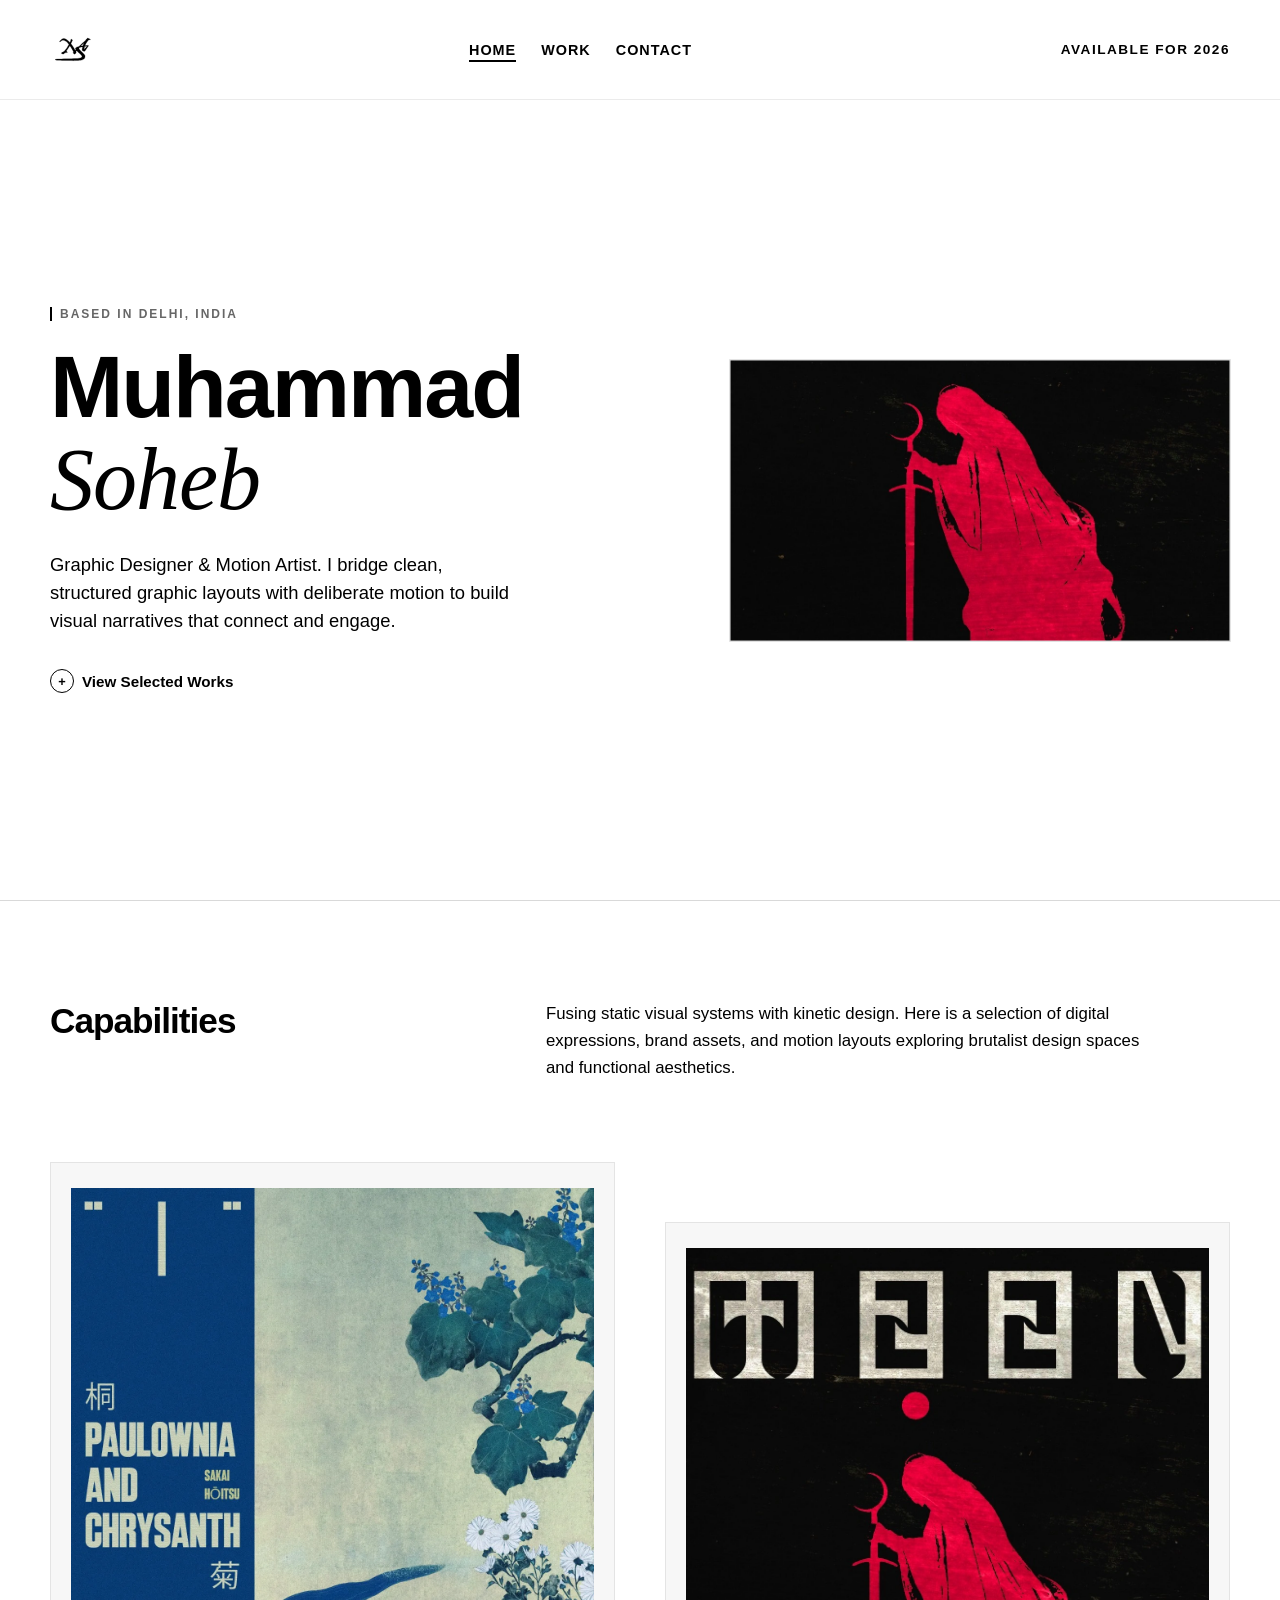
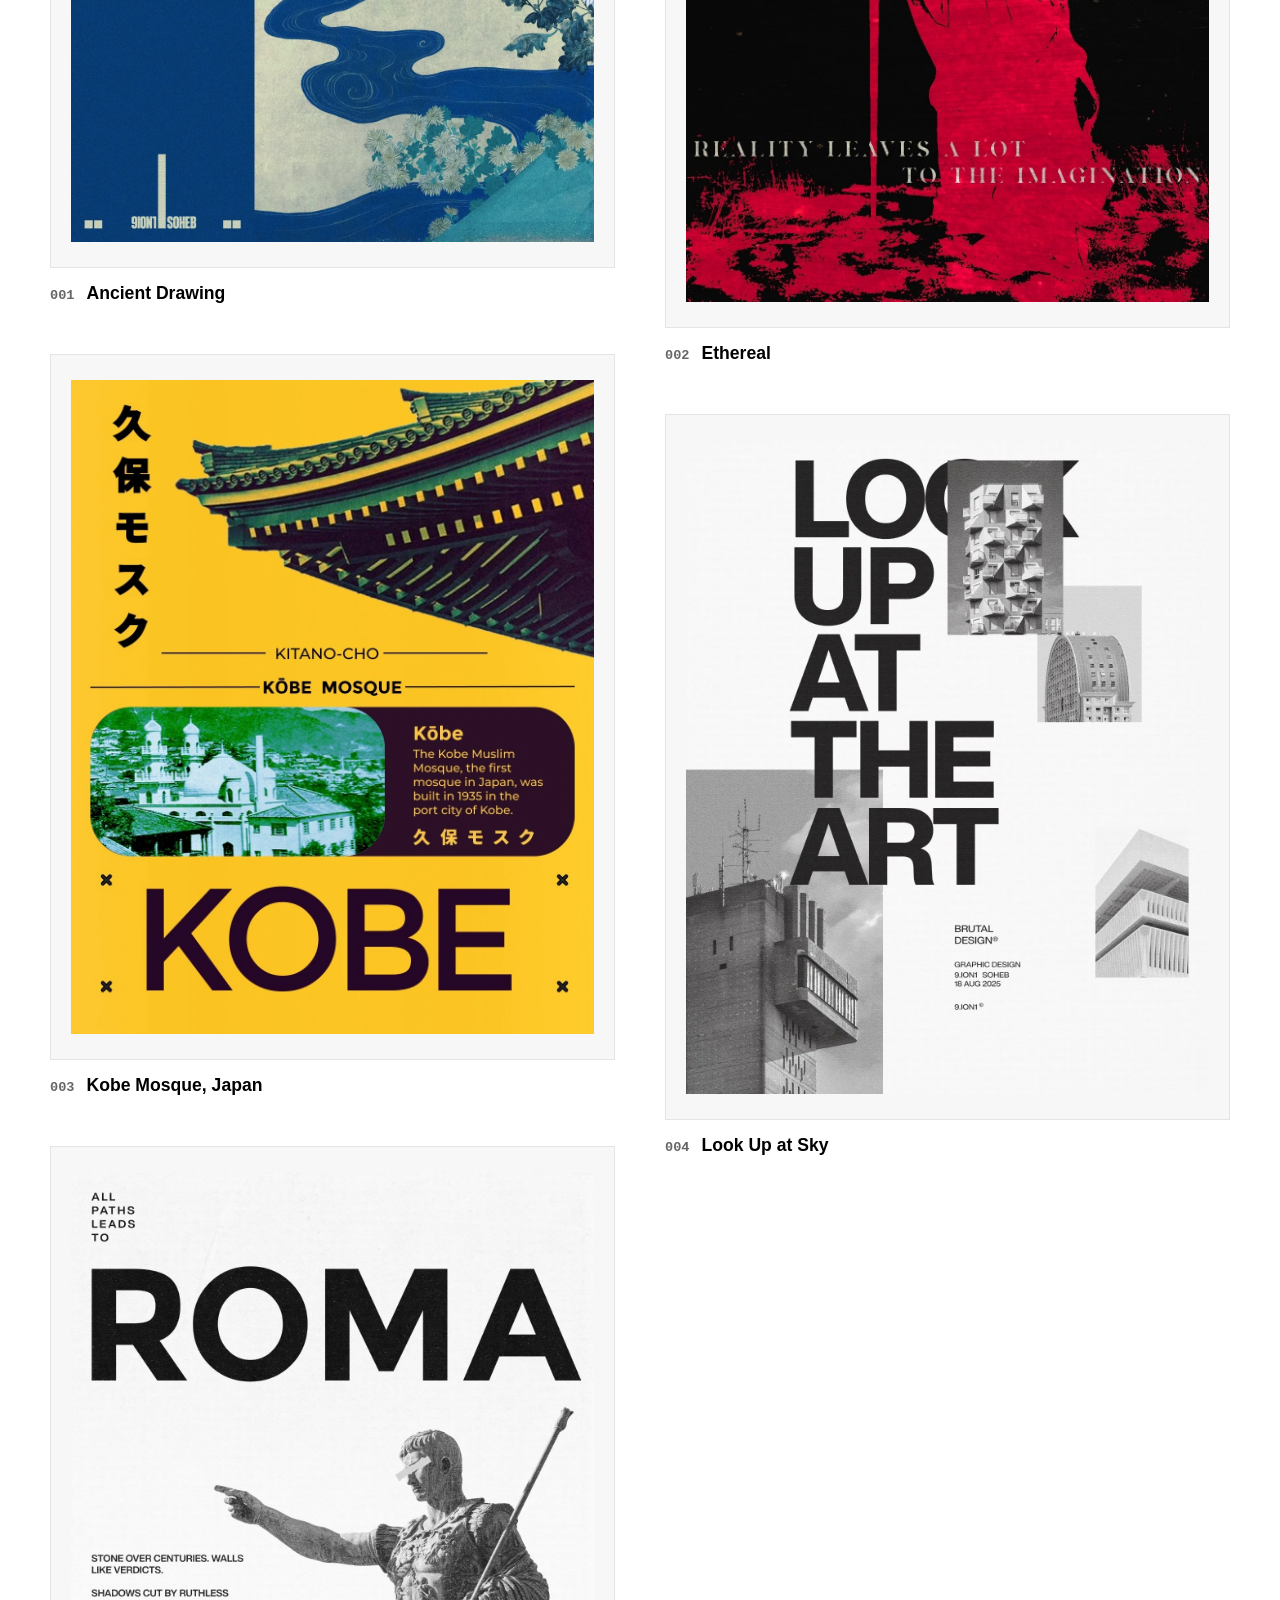
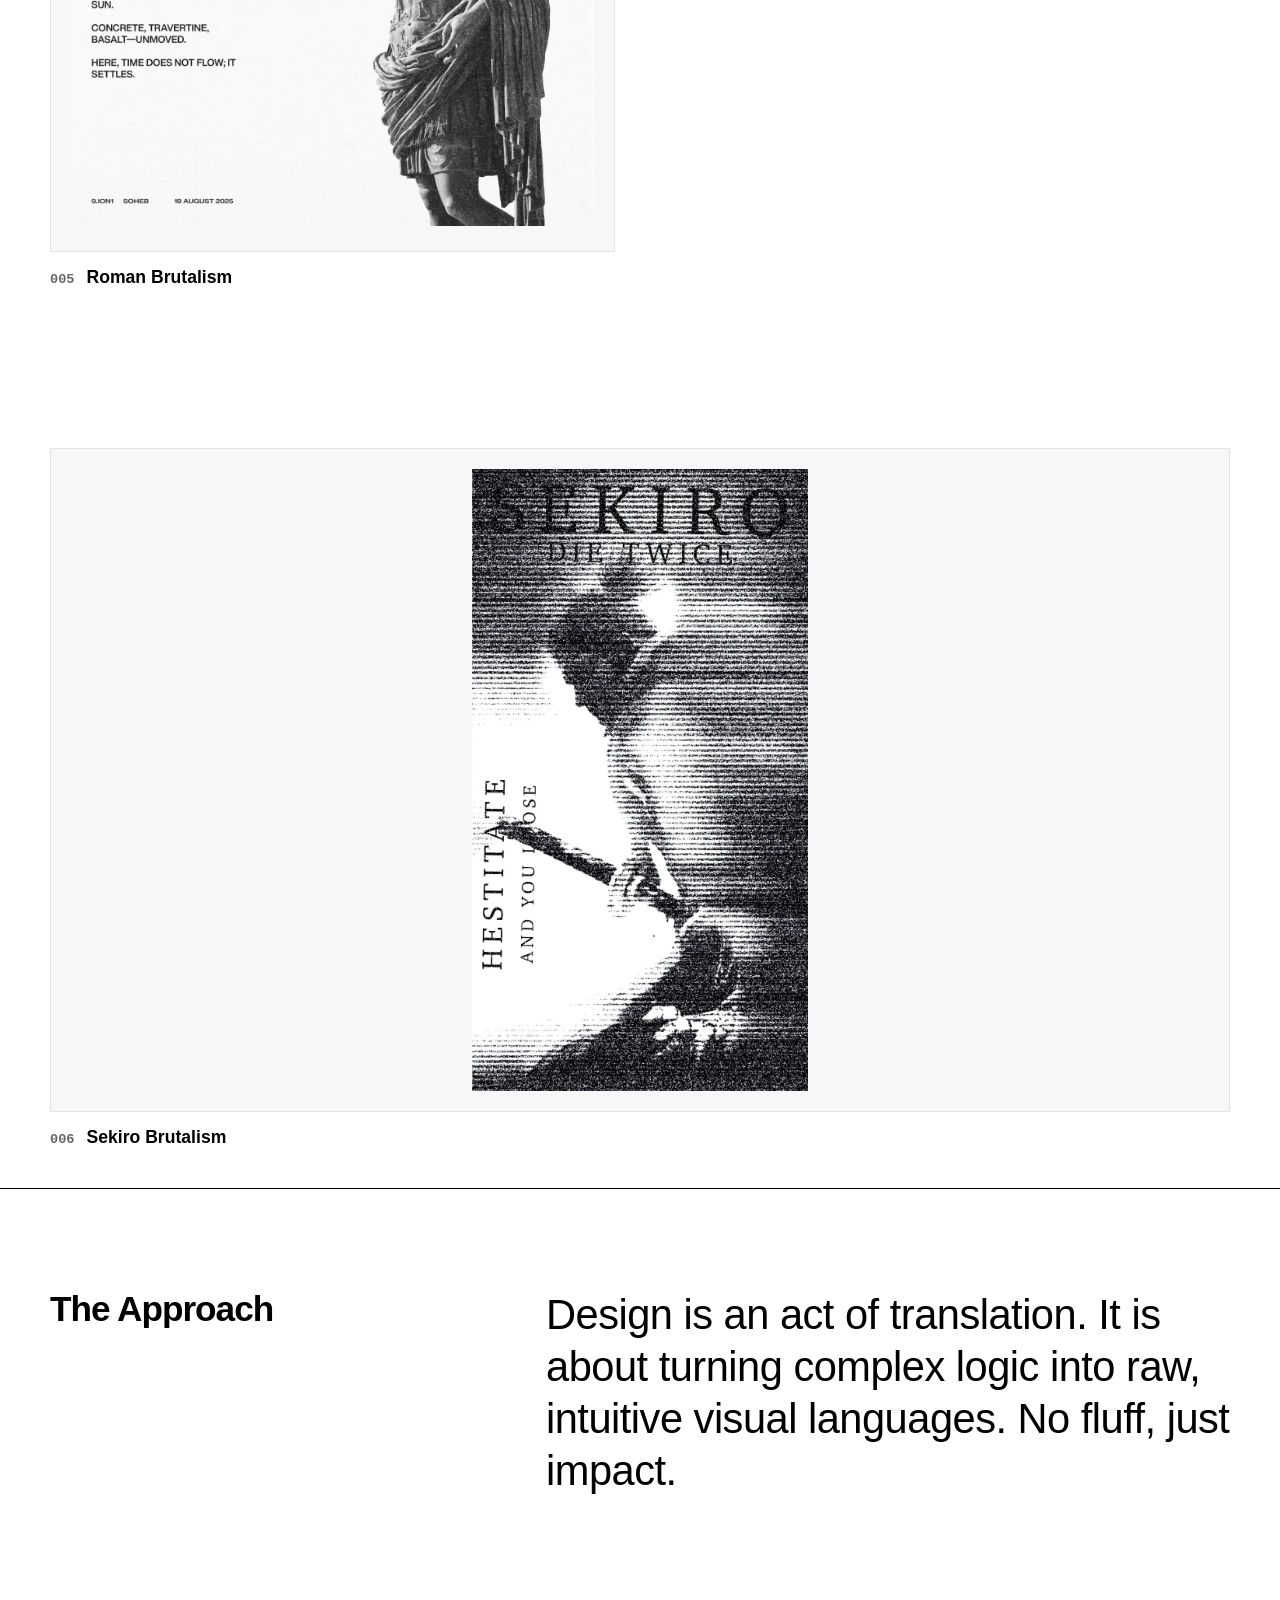
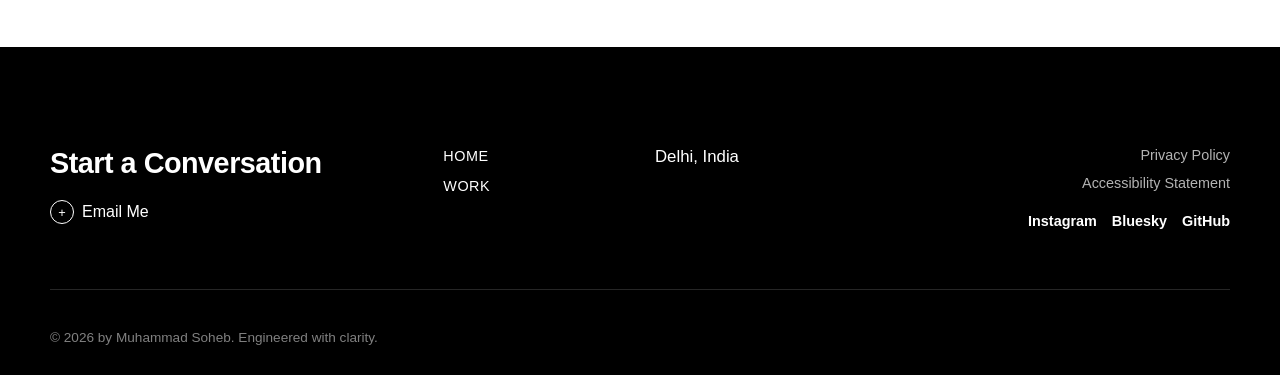
<file: index.html>
<!DOCTYPE html>
<html lang="en">
<head>
    <meta charset="UTF-8">
    <meta name="viewport" content="width=device-width, initial-scale=1.0">
    <title>Muhammad Soheb — Portfolio</title>
    <meta name="description" content="Portfolio of Muhammad Soheb, a Graphic Designer & Motion Artist based in Delhi, India.">
    
    <link rel="icon" href="resource/favicon.ico" type="image/x-icon">
    <link rel="canonical" href="https://dehlawi96.github.io/showcase/">

    <!-- Open Graph -->
    <meta property="og:type" content="website">
    <meta property="og:url" content="https://dehlawi96.github.io/showcase/">
    <meta property="og:title" content="Muhammad Soheb — Portfolio">
    <meta property="og:description" content="Graphic Designer & Motion Artist based in Delhi, India. Bridging purposeful graphic design with fluid motion.">
    <meta property="og:image" content="https://dehlawi96.github.io/showcase/resource/Poster/Ethereal-poster.webp">

    <!-- Twitter -->
    <meta name="twitter:card" content="summary_large_image">
    <meta name="twitter:url" content="https://dehlawi96.github.io/showcase/">
    <meta name="twitter:title" content="Muhammad Soheb — Portfolio">
    <meta name="twitter:description" content="Graphic Designer & Motion Artist based in Delhi, India. Bridging purposeful graphic design with fluid motion.">
    <meta name="twitter:image" content="https://dehlawi96.github.io/showcase/resource/Poster/Ethereal-poster.webp">

    <link rel="stylesheet" href="src/base.css">
    <link rel="stylesheet" href="src/home.css">
</head>
<body>

    <a href="#main-content" class="skip-link">Skip to main content</a>

    <nav class="navbar">
        <div class="navbar__logo">
            <img src="resource/Muhammad Soheb logo.svg" alt="Muhammad Soheb Logo" class="navbar__logo-img" width="50" height="50">
        </div>
        
        <button class="navbar__toggle" id="menu-toggle" aria-expanded="false" aria-label="Toggle menu">
            <span class="navbar__toggle-icon"></span>
        </button>

        <ul class="navbar__links" id="nav-list-all">
            <li><a href="#" class="navbar__link navbar__link--active">Home</a></li>
            <li><a href="work.html" class="navbar__link">Work</a></li>
            <li><a href="#contact" class="navbar__link">Contact</a></li>
        </ul>
        <div class="navbar__status">
            <span>Available for 2026</span>
        </div>
    </nav>

    <main id="main-content">
        <section class="intro">
            <div class="intro__content">
                <span class="intro__location">Based in Delhi, India</span>
                <h1 class="intro__title">Muhammad<br><em>Soheb</em></h1>
                <p class="intro__bio">
                    Graphic Designer &amp; Motion Artist. I bridge clean, structured graphic layouts with deliberate motion to build visual narratives that connect and engage.
                </p>
                <a href="#projects" class="btn-primary"><span class="btn-primary__icon">+</span> View Selected Works</a>
            </div>
            <div class="intro__visual">
                <div class="intro__video-wrapper">
                    <video autoplay loop muted playsinline poster="resource/Poster/Ethereal-poster.webp">
                        <source src="" type="video/mp4">
                    </video>
                </div>
            </div>
        </section>

        <section id="projects" class="showcase">
            <div class="showcase__header">
                <h2 class="showcase__title">Capabilities</h2>
                <div class="showcase__lead">
                    <p>Fusing static visual systems with kinetic design. Here is a selection of digital expressions, brand assets, and motion layouts exploring brutalist design spaces and functional aesthetics.</p>
                </div>
            </div>

            <div class="gallery-grid">
                <article class="portfolio-card">
                    <div class="portfolio-card__thumbnail">
                        <img src="resource/Poster/Ancient-drawing-poster.webp" alt="Ancient Drawing Poster Design" loading="lazy" width="800" height="1000">
                    </div>
                    <div class="portfolio-card__meta">
                        <span class="portfolio-card__index">001</span>
                        <h3 class="portfolio-card__name">Ancient Drawing</h3>
                    </div>
                </article>

                <article class="portfolio-card">
                    <div class="portfolio-card__thumbnail">
                        <img src="resource/Poster/Ethereal-poster.webp" alt="Ethereal Art Poster" loading="lazy" width="800" height="1000">
                    </div>
                    <div class="portfolio-card__meta">
                        <span class="portfolio-card__index">002</span>
                        <h3 class="portfolio-card__name">Ethereal</h3>
                    </div>
                </article>

                <article class="portfolio-card">
                    <div class="portfolio-card__thumbnail">
                        <img src="resource/Poster/Kobe-Mosque-Japan.webp" alt="Kobe Mosque Japan Design Layout" loading="lazy" width="800" height="1000">
                    </div>
                    <div class="portfolio-card__meta">
                        <span class="portfolio-card__index">003</span>
                        <h3 class="portfolio-card__name">Kobe Mosque, Japan</h3>
                    </div>
                </article>

                <article class="portfolio-card">
                    <div class="portfolio-card__thumbnail">
                        <img src="resource/Poster/look-up-at-sky.webp" alt="Look Up At The Sky Minimalist Poster" loading="lazy" width="800" height="1000">
                    </div>
                    <div class="portfolio-card__meta">
                        <span class="portfolio-card__index">004</span>
                        <h3 class="portfolio-card__name">Look Up at Sky</h3>
                    </div>
                </article>

                <article class="portfolio-card">
                    <div class="portfolio-card__thumbnail">
                        <img src="resource/Poster/roman-brutalism.webp" alt="Roman Brutalism Graphic Layout" loading="lazy" width="800" height="1000">
                    </div>
                    <div class="portfolio-card__meta">
                        <span class="portfolio-card__index">005</span>
                        <h3 class="portfolio-card__name">Roman Brutalism</h3>
                    </div>
                </article>

                <article class="portfolio-card portfolio-card--featured">
                    <div class="portfolio-card__thumbnail">
                        <img src="resource/Poster/sekiro-brutalism.webp" alt="Sekiro Brutalism Poster Design" loading="lazy" width="1600" height="1000">
                    </div>
                    <div class="portfolio-card__meta">
                        <span class="portfolio-card__index">006</span>
                        <h3 class="portfolio-card__name">Sekiro Brutalism</h3>
                    </div>
                </article>
            </div>
        </section>

        <section class="manifesto">
            <div class="manifesto__header">
                <h2 class="manifesto__title">The Approach</h2>
                <div class="manifesto__statement">
                    <p>Design is an act of translation. It is about turning complex logic into raw, intuitive visual languages. No fluff, just impact.</p>
                </div>
            </div>
        </section>
    </main>

    <footer id="contact" class="footer">
        <div class="footer__main">
            <div class="footer__block footer__block--cta">
                <h3>Start a Conversation</h3>
                <a href="mailto:muhammadsoheb91@gmail.com" class="footer__email"><span class="footer__email-icon">+</span> Email Me</a>
            </div>
            
            <div class="footer__block footer__block--nav">
                <ul class="footer__links">
                    <li><a href="#">Home</a></li>
                    <li><a href="work.html">Work</a></li>
                </ul>
            </div>

            <div class="footer__block footer__block--info">
                <p class="footer__detail">Delhi, India</p>
            </div>

            <div class="footer__block footer__block--legal">
                <a href="privacy.html" class="footer__legal-link">Privacy Policy</a>
                <a href="accessibility.html" class="footer__legal-link">Accessibility Statement</a>
                <div class="footer__socials">
                    <a href="https://instagram.com/9.ion1" target="_blank" rel="noopener">Instagram</a>
                    <a href="https://bsky.app/profile/9ion1.bsky.social" target="_blank" rel="noopener">Bluesky</a>
                    <a href="https://github.com/dehlawi96" target="_blank" rel="noopener">GitHub</a>
                </div>
            </div>
        </div>

        <div class="footer__bottom">
            <p>&copy; 2026 by Muhammad Soheb. Engineered with clarity.</p>
        </div>
    </footer>

    <script src="src/script.js"></script>
</body>
</html>
</file>
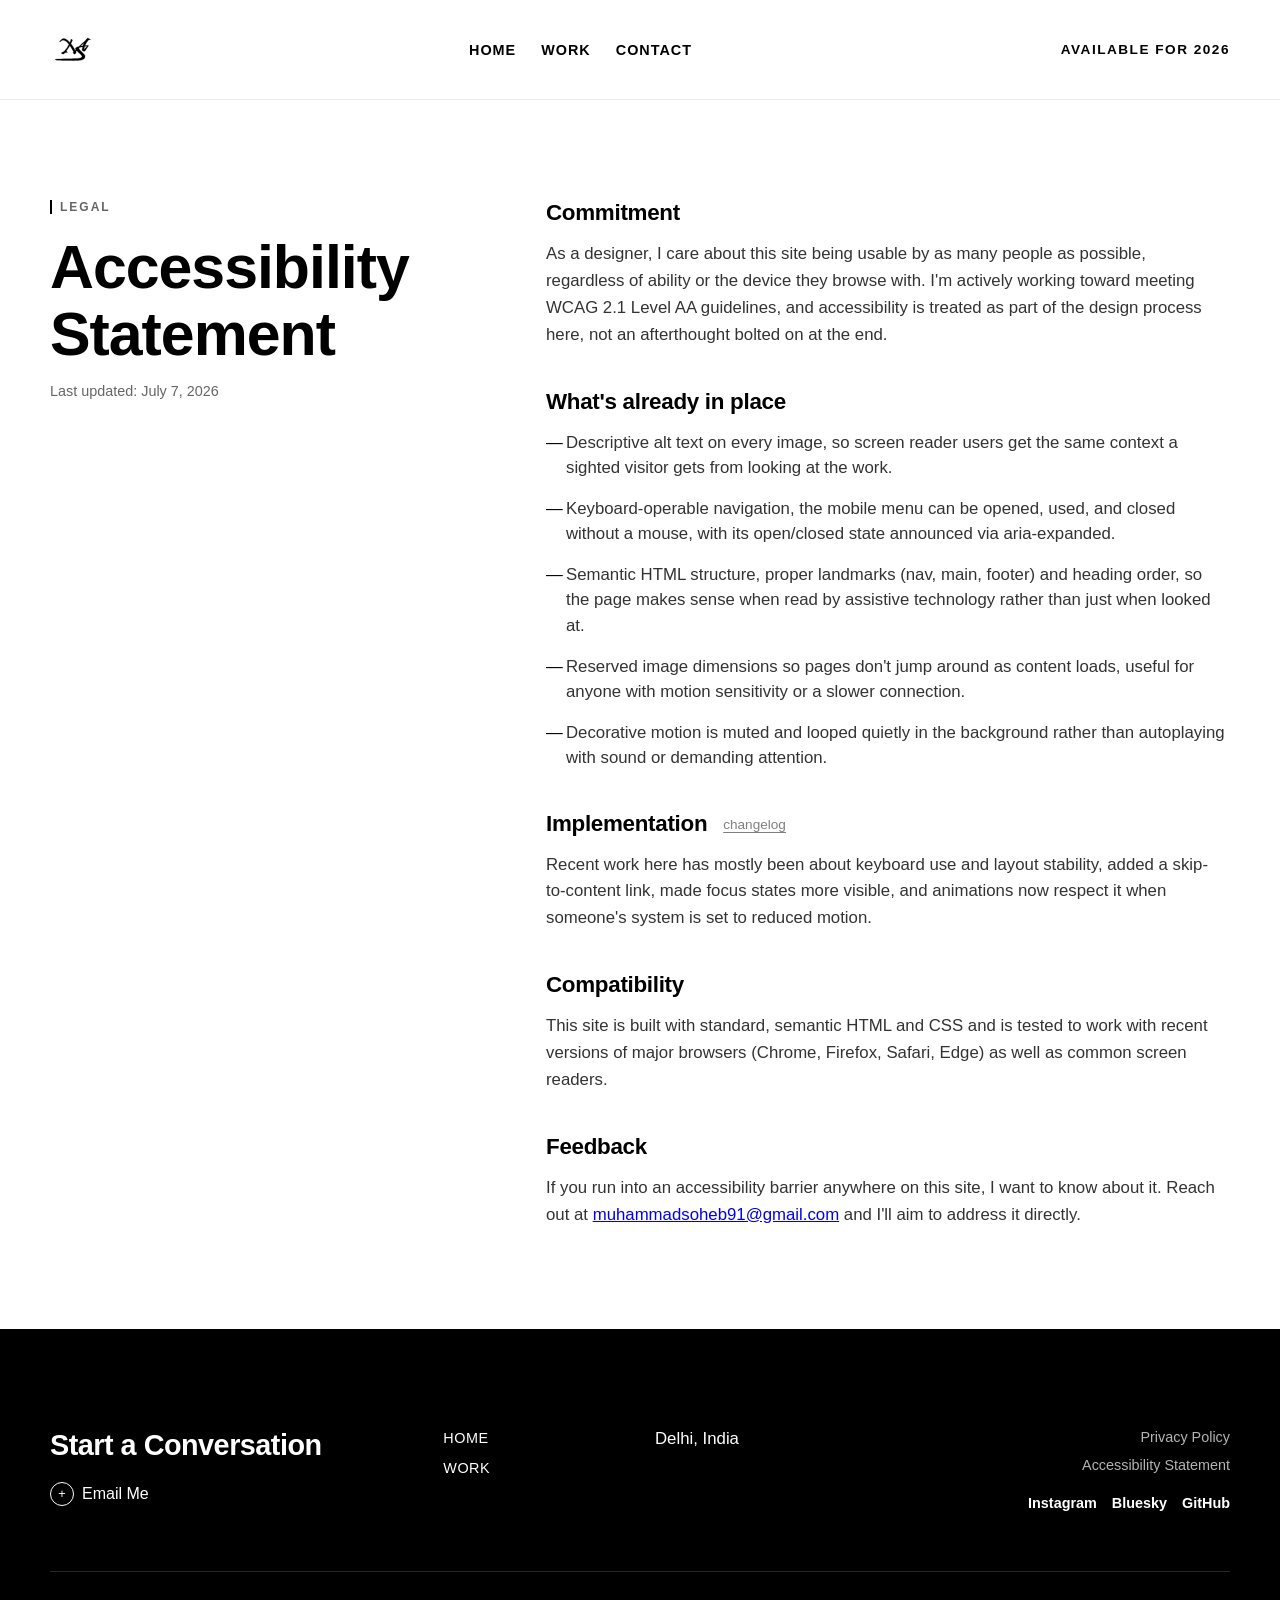
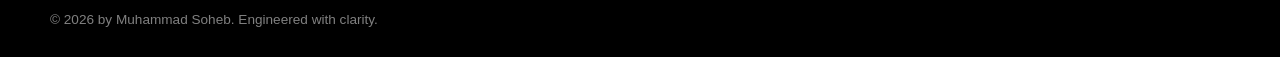
<file: accessibility.html>
<!DOCTYPE html>
<html lang="en">
<head>
    <meta charset="UTF-8">
    <meta name="viewport" content="width=device-width, initial-scale=1.0">
    <title>Accessibility Statement — Muhammad Soheb</title>
    <meta name="description" content="Accessibility commitment and WCAG compliance parameters for Muhammad Soheb's design portfolio.">
    
    <link rel="icon" href="resource/favicon.ico" type="image/x-icon">
    <link rel="canonical" href="https://dehlawi96.github.io/showcase/accessibility.html">

    <!-- Open Graph -->
    <meta property="og:type" content="website">
    <meta property="og:url" content="https://dehlawi96.github.io/showcase/accessibility.html">
    <meta property="og:title" content="Accessibility Statement — Muhammad Soheb">
    <meta property="og:description" content="Information regarding web accessibility optimizations implemented on this platform.">
    <meta property="og:image" content="https://dehlawi96.github.io/showcase/resource/Poster/Ethereal-poster.webp">

    <!-- Twitter -->
    <meta name="twitter:card" content="summary_large_image">
    <meta name="twitter:url" content="https://dehlawi96.github.io/showcase/accessibility.html">
    <meta name="twitter:title" content="Accessibility Statement — Muhammad Soheb">
    <meta name="twitter:description" content="Information regarding web accessibility optimizations implemented on this platform.">
    <meta name="twitter:image" content="https://dehlawi96.github.io/showcase/resource/Poster/Ethereal-poster.webp">

    <link rel="stylesheet" href="src/base.css">
    <link rel="stylesheet" href="src/legal.css">
</head>
<body>

    <a href="#main-content" class="skip-link">Skip to main content</a>

    <nav class="navbar">
        <div class="navbar__logo">
            <img src="resource/Muhammad Soheb logo.svg" alt="Muhammad Soheb Logo" class="navbar__logo-img" width="50" height="50">
        </div>

        <button class="navbar__toggle" id="menu-toggle" aria-expanded="false" aria-label="Toggle menu">
            <span class="navbar__toggle-icon"></span>
        </button>

        <ul class="navbar__links" id="nav-list-all">
            <li><a href="index.html" class="navbar__link">Home</a></li>
            <li><a href="work.html" class="navbar__link">Work</a></li>
            <li><a href="#contact" class="navbar__link">Contact</a></li>
        </ul>
        <div class="navbar__status">
            <span>Available for 2026</span>
        </div>
    </nav>

    <main id="main-content">
        <section class="legal-page">
            <div class="legal-page__header">
                <span class="intro__location">Legal</span>
                <h1 class="legal-page__title">Accessibility Statement</h1>
                <p class="legal-page__updated">Last updated: <time datetime="2026-07-07">July 7, 2026</time></p>
            </div>

            <div class="legal-page__content">
                <article class="legal-page__section">
                    <h2>Commitment</h2>
                    <p>As a designer, I care about this site being usable by as many people as possible, regardless of ability or the device they browse with. I'm actively working toward meeting WCAG 2.1 Level AA guidelines, and accessibility is treated as part of the design process here, not an afterthought bolted on at the end.</p>
                </article>

                <article class="legal-page__section">
                    <h2>What's already in place</h2>
                    <ul style="list-style: none; padding-left: 0;">
                        <li> Descriptive alt text on every image, so screen reader users get the same context a sighted visitor gets from looking at the work.</li>
                        <li> Keyboard-operable navigation, the mobile menu can be opened, used, and closed without a mouse, with its open/closed state announced via aria-expanded.</li>
                        <li> Semantic HTML structure, proper landmarks (nav, main, footer) and heading order, so the page makes sense when read by assistive technology rather than just when looked at.</li>
                        <li> Reserved image dimensions so pages don't jump around as content loads, useful for anyone with motion sensitivity or a slower connection.</li>
                        <li> Decorative motion is muted and looped quietly in the background rather than autoplaying with sound or demanding attention.</li>
                    </ul>
                </article>

                <article class="legal-page__section">
                    <h2>Implementation <button id="changelog-trigger" class="changelog-toggle-trigger" aria-expanded="false" aria-controls="changelog-display-box">Changelog</button></h2>
                    <p>Recent work here has mostly been about keyboard use and layout stability, added a skip-to-content link, made focus states more visible, and animations now respect it when someone's system is set to reduced motion.</p>
                    
                    <div id="changelog-display-box" hidden>
                        <div class="changelog-entry">
                            <span class="changelog-entry__date">July 6, 2026</span>
                            <p class="changelog-entry__text">Fixed focus management within the case study drawer views. Keyboard users can now navigate through project details and cleanly close out modules without losing track of their selection indicator.</p>
                        </div>
                        <div class="changelog-entry">
                            <span class="changelog-entry__date">July 4, 2026</span>
                            <p class="changelog-entry__text">Added proper ARIA states to the mobile nav menu, and made sure the background animation turns off automatically when reduced motion is on.</p>
                        </div>
                    </div>
                </article>

                <article class="legal-page__section">
                    <h2>Compatibility</h2>
                    <p>This site is built with standard, semantic HTML and CSS and is tested to work with recent versions of major browsers (Chrome, Firefox, Safari, Edge) as well as common screen readers.</p>
                </article>

                <article class="legal-page__section">
                    <h2>Feedback</h2>
                    <p>If you run into an accessibility barrier anywhere on this site, I want to know about it. Reach out at <a href="mailto:muhammadsoheb91@gmail.com">muhammadsoheb91@gmail.com</a> and I'll aim to address it directly.</p>
                </article>
            </div>
        </section>
    </main>

    <footer id="contact" class="footer">
        <div class="footer__main">
            <div class="footer__block footer__block--cta">
                <h3>Start a Conversation</h3>
                <a href="mailto:muhammadsoheb91@gmail.com" class="footer__email"><span class="footer__email-icon">+</span> Email Me</a>
            </div>

            <div class="footer__block footer__block--nav">
                <ul class="footer__links">
                    <li><a href="index.html">Home</a></li>
                    <li><a href="work.html">Work</a></li>
                </ul>
            </div>

            <div class="footer__block footer__block--info">
                <p class="footer__detail">Delhi, India</p>
            </div>

            <div class="footer__block footer__block--legal">
                <a href="privacy.html" class="footer__legal-link">Privacy Policy</a>
                <a href="accessibility.html" class="footer__legal-link">Accessibility Statement</a>
                <div class="footer__socials">
                    <a href="https://instagram.com/9.ion1" target="_blank" rel="noopener">Instagram</a>
                    <a href="https://bsky.app/profile/9ion1.bsky.social" target="_blank" rel="noopener">Bluesky</a>
                    <a href="https://github.com/dehlawi96" target="_blank" rel="noopener">GitHub</a>
                </div>
            </div>
        </div>

        <div class="footer__bottom">
            <p>&copy; 2026 by Muhammad Soheb. Engineered with clarity.</p>
        </div>
    </footer>

    <script src="src/legal.js"></script>
</body>
</html>
</file>
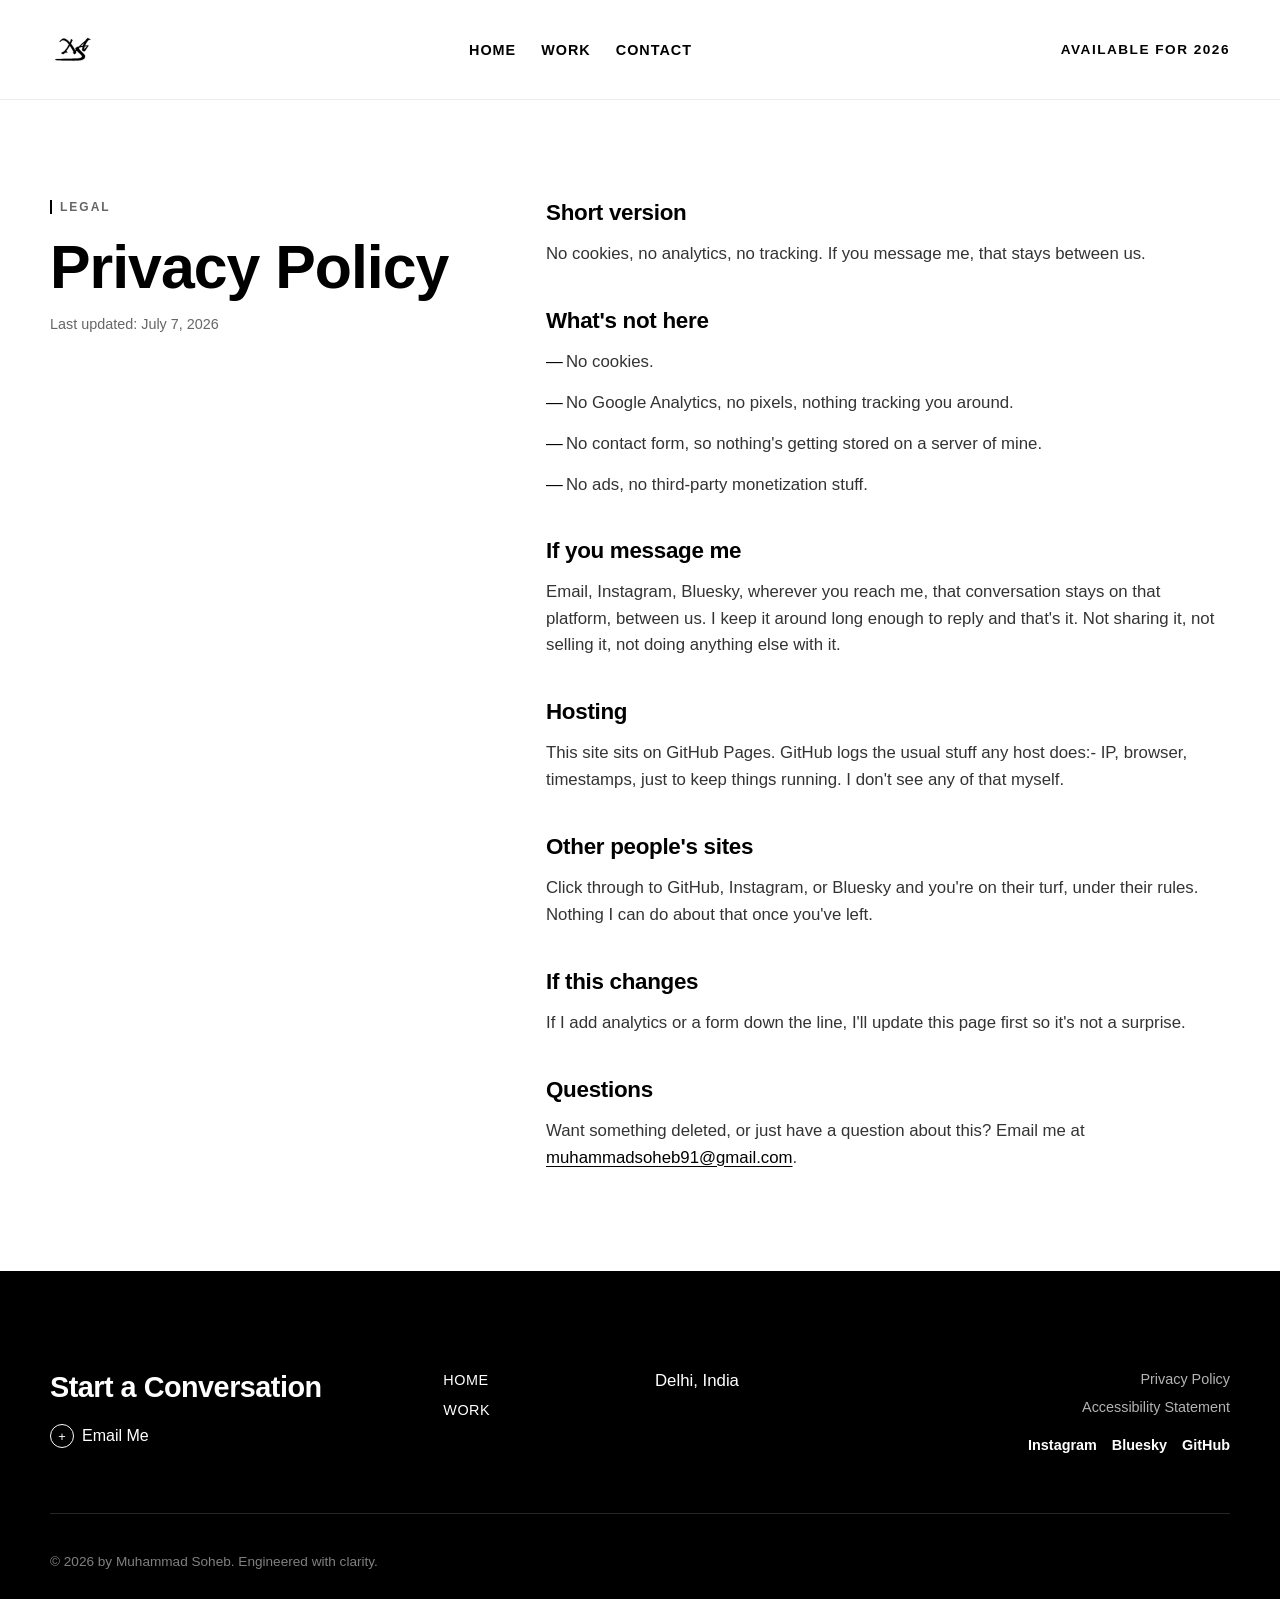
<file: privacy.html>
<!DOCTYPE html>
<html lang="en">
<head>
    <meta charset="UTF-8">
    <meta name="viewport" content="width=device-width, initial-scale=1.0">
    <title>Privacy Policy — Muhammad Soheb</title>
    <meta name="description" content="Privacy Policy for Muhammad Soheb's design portfolio. Details regarding data privacy, analytics, and contact tracking.">
    
    <link rel="icon" href="resource/favicon.ico" type="image/x-icon">
    <link rel="canonical" href="https://dehlawi96.github.io/showcase/privacy.html">

    <!-- Open Graph -->
    <meta property="og:type" content="website">
    <meta property="og:url" content="https://dehlawi96.github.io/showcase/privacy.html">
    <meta property="og:title" content="Privacy Policy — Muhammad Soheb">
    <meta property="og:description" content="Transparency regarding user privacy and data collection on this portfolio site.">
    <meta property="og:image" content="https://dehlawi96.github.io/showcase/resource/Poster/Ethereal-poster.webp">

    <!-- Twitter -->
    <meta name="twitter:card" content="summary_large_image">
    <meta name="twitter:url" content="https://dehlawi96.github.io/showcase/privacy.html">
    <meta name="twitter:title" content="Privacy Policy — Muhammad Soheb">
    <meta name="twitter:description" content="Transparency regarding user privacy and data collection on this portfolio site.">
    <meta name="twitter:image" content="https://dehlawi96.github.io/showcase/resource/Poster/Ethereal-poster.webp">

    <link rel="stylesheet" href="src/base.css">
    <link rel="stylesheet" href="src/legal.css">
</head>
<body>

    <a href="#main-content" class="skip-link">Skip to main content</a>

    <nav class="navbar">
        <div class="navbar__logo">
            <img src="resource/Muhammad Soheb logo.svg" alt="Muhammad Soheb Logo" class="navbar__logo-img" width="50" height="50">
        </div>

        <button class="navbar__toggle" id="menu-toggle" aria-expanded="false" aria-label="Toggle menu">
            <span class="navbar__toggle-icon"></span>
        </button>

        <ul class="navbar__links" id="nav-list-all">
            <li><a href="index.html" class="navbar__link">Home</a></li>
            <li><a href="work.html" class="navbar__link">Work</a></li>
            <li><a href="#contact" class="navbar__link">Contact</a></li>
        </ul>
        <div class="navbar__status">
            <span>Available for 2026</span>
        </div>
    </nav>

    <main id="main-content">
        <section class="legal-page">
            <div class="legal-page__header">
                <span class="intro__location">Legal</span>
                <h1 class="legal-page__title">Privacy Policy</h1>
                <p class="legal-page__updated">Last updated: <time datetime="2026-07-07">July 7, 2026</time></p>
            </div>

            <div class="legal-page__content">
                <article class="legal-page__section">
                    <h2>Short version</h2>
                    <p>No cookies, no analytics, no tracking. If you message me, that stays between us.</p>
                </article>

                <article class="legal-page__section">
                    <h2>What's not here</h2>
                    <ul>
                        <li>No cookies.</li>
                        <li>No Google Analytics, no pixels, nothing tracking you around.</li>
                        <li>No contact form, so nothing's getting stored on a server of mine.</li>
                        <li>No ads, no third-party monetization stuff.</li>
                    </ul>
                </article>

                <article class="legal-page__section">
                    <h2>If you message me</h2>
                    <p>Email, Instagram, Bluesky, wherever you reach me, that conversation stays on that platform, between us. I keep it around long enough to reply and that's it. Not sharing it, not selling it, not doing anything else with it.</p>
                </article>

                <article class="legal-page__section">
                    <h2>Hosting</h2>
                    <p>This site sits on GitHub Pages. GitHub logs the usual stuff any host does:- IP, browser, timestamps, just to keep things running. I don't see any of that myself.</p>
                </article>

                <article class="legal-page__section">
                    <h2>Other people's sites</h2>
                    <p>Click through to GitHub, Instagram, or Bluesky and you're on their turf, under their rules. Nothing I can do about that once you've left.</p>
                </article>

                <article class="legal-page__section">
                    <h2>If this changes</h2>
                    <p>If I add analytics or a form down the line, I'll update this page first so it's not a surprise.</p>
                </article>

                <article class="legal-page__section">
                    <h2>Questions</h2>
                    <p>Want something deleted, or just have a question about this? Email me at <a href="mailto:muhammadsoheb91@gmail.com" class="legal-page__link">muhammadsoheb91@gmail.com</a>.</p>
                </article>
            </div>
        </section>
    </main>

    <footer id="contact" class="footer">
        <div class="footer__main">
            <div class="footer__block footer__block--cta">
                <h3>Start a Conversation</h3>
                <a href="mailto:muhammadsoheb91@gmail.com" class="footer__email"><span class="footer__email-icon">+</span> Email Me</a>
            </div>

            <div class="footer__block footer__block--nav">
                <ul class="footer__links">
                    <li><a href="index.html">Home</a></li>
                    <li><a href="work.html">Work</a></li>
                </ul>
            </div>

            <div class="footer__block footer__block--info">
                <p class="footer__detail">Delhi, India</p>
            </div>

            <div class="footer__block footer__block--legal">
                <a href="privacy.html" class="footer__legal-link">Privacy Policy</a>
                <a href="accessibility.html" class="footer__legal-link">Accessibility Statement</a>
                <div class="footer__socials">
                    <a href="https://instagram.com/9.ion1" target="_blank" rel="noopener">Instagram</a>
                    <a href="https://bsky.app/profile/9ion1.bsky.social" target="_blank" rel="noopener">Bluesky</a>
                    <a href="https://github.com/dehlawi96" target="_blank" rel="noopener">GitHub</a>
                </div>
            </div>
        </div>

        <div class="footer__bottom">
            <p>&copy; 2026 by Muhammad Soheb. Engineered with clarity.</p>
        </div>
    </footer>

    <script src="src/script.js"></script>
</body>
</html>
</file>
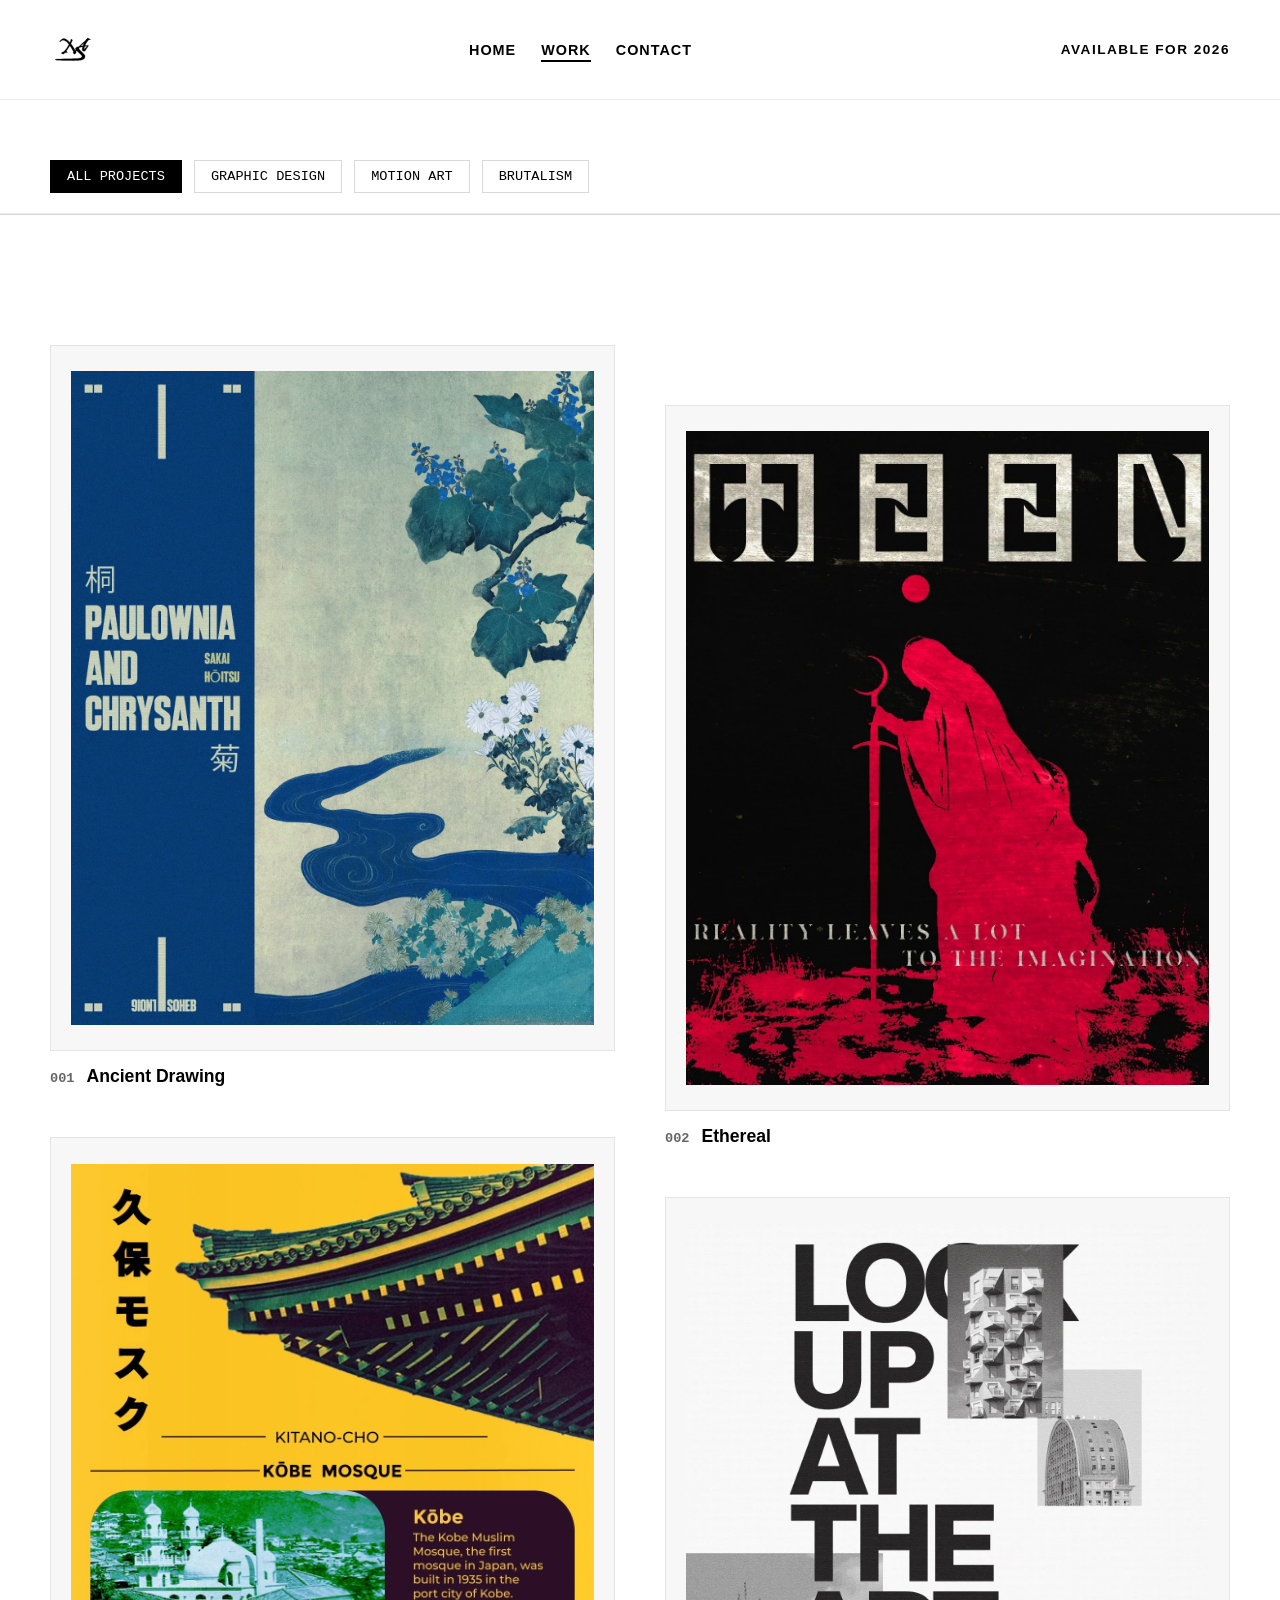
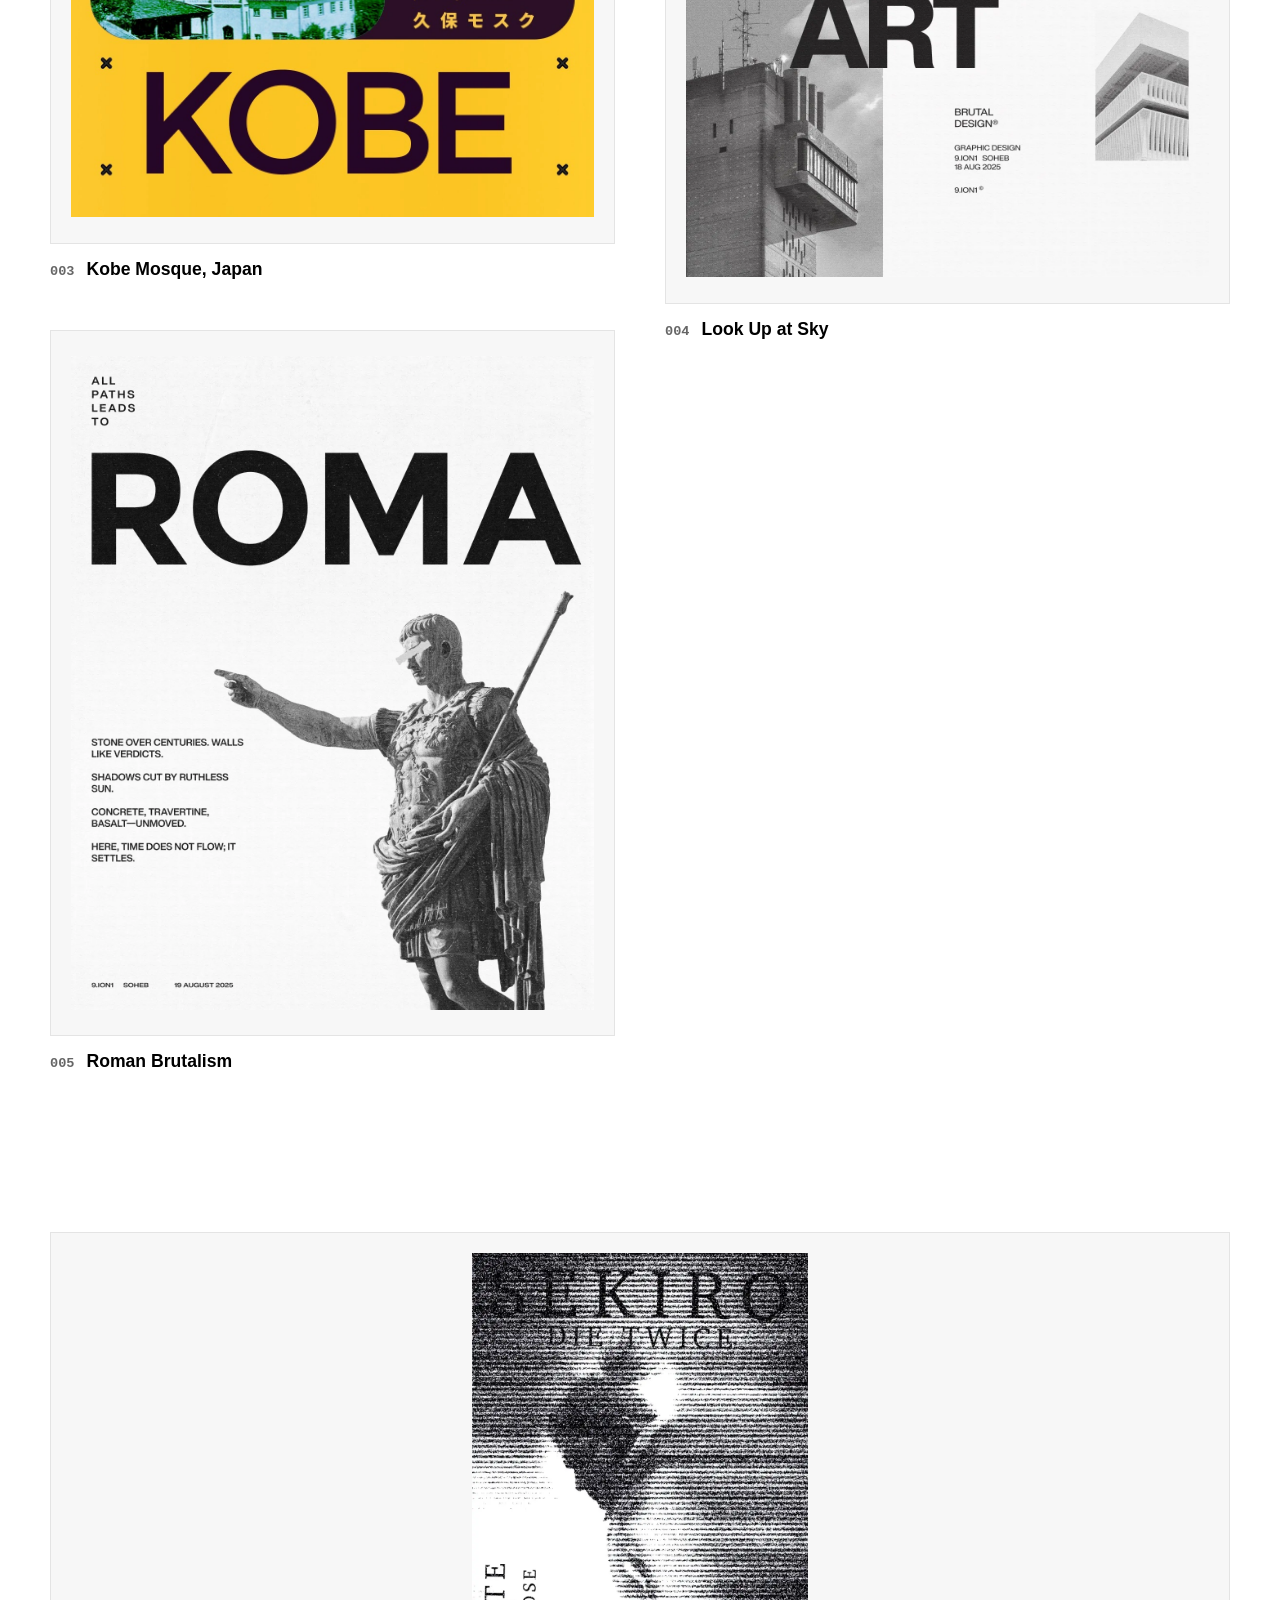
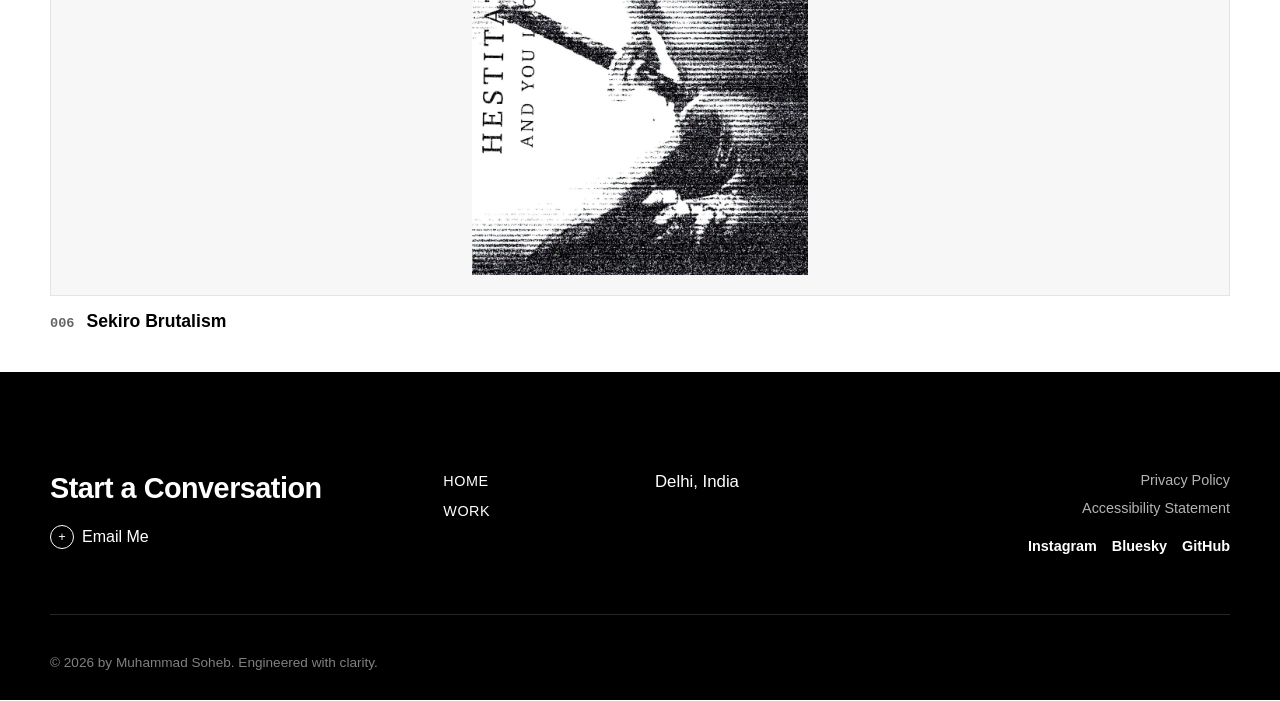
<file: work.html>
<!DOCTYPE html>
<html lang="en">
<head>
    <meta charset="UTF-8">
    <meta name="viewport" content="width=device-width, initial-scale=1.0">
    <title>Selected Works — Muhammad Soheb</title>
    <meta name="description" content="An archive of deliberate visual systems and kinetic art pieces by Muhammad Soheb based in Delhi, India.">
    
    <link rel="icon" href="resource/favicon.ico" type="image/x-icon">
    <link rel="canonical" href="https://dehlawi96.github.io/showcase/work.html">

    <!-- Open Graph -->
    <meta property="og:type" content="website">
    <meta property="og:url" content="https://dehlawi96.github.io/showcase/work.html">
    <meta property="og:title" content="Selected Works — Muhammad Soheb">
    <meta property="og:description" content="Graphic Designer & Motion Artist based in Delhi, India. Bridging purposeful graphic design with fluid motion.">
    <meta property="og:image" content="https://dehlawi96.github.io/showcase/resource/Poster/Ethereal-poster.webp">

    <!-- Twitter -->
    <meta name="twitter:card" content="summary_large_image">
    <meta name="twitter:url" content="https://dehlawi96.github.io/showcase/work.html">
    <meta name="twitter:title" content="Selected Works — Muhammad Soheb">
    <meta name="twitter:description" content="Graphic Designer & Motion Artist based in Delhi, India. Bridging purposeful graphic design with fluid motion.">
    <meta name="twitter:image" content="https://dehlawi96.github.io/showcase/resource/Poster/Ethereal-poster.webp">

    <link rel="stylesheet" href="src/base.css">
    <link rel="stylesheet" href="src/home.css"> 
    <link rel="stylesheet" href="src/archive.css"> 
</head>
<body>

    <a href="#main-content" class="skip-link">Skip to main content</a>

    <nav class="navbar">
        <div class="navbar__logo">
            <img src="resource/Muhammad Soheb logo.svg" alt="Muhammad Soheb Logo" class="navbar__logo-img" width="50" height="50">
        </div>
        
        <button class="navbar__toggle" id="menu-toggle" aria-expanded="false" aria-label="Toggle navigation">
            <span class="navbar__toggle-icon"></span>
        </button>

        <ul class="navbar__links" id="nav-list-all">
            <li><a href="index.html" class="navbar__link">Home</a></li>
            <li><a href="#" class="navbar__link navbar__link--active">Work</a></li>
            <li><a href="index.html#contact" class="navbar__link">Contact</a></li>
        </ul>
        <div class="navbar__status">
            <span>Available for 2026</span>
        </div>
    </nav>

    <main id="main-content">
        <section class="archive-controls" aria-label="Project filtering">
            <button class="filter-btn filter-btn--active" data-filter="all">All Projects</button>
            <button class="filter-btn" data-filter="graphic">Graphic Design</button>
            <button class="filter-btn" data-filter="motion">Motion Art</button>
            <button class="filter-btn" data-filter="brutalism">Brutalism</button>
        </section>

        <section class="showcase">
            <div class="gallery-grid" id="work-grid">
                
                <article class="portfolio-card portfolio-card--interactive" data-category="graphic" data-project="ancient-drawing" role="button" tabindex="0" aria-label="View Ancient Drawing">
                    <div class="portfolio-card__thumbnail">
                        <img src="resource/Poster/Ancient-drawing-poster.webp" alt="Ancient Drawing Poster Design Layout" loading="lazy" width="800" height="1000">
                    </div>
                    <div class="portfolio-card__meta">
                        <span class="portfolio-card__index">001</span>
                        <h3 class="portfolio-card__name">Ancient Drawing</h3>
                    </div>
                </article>

                <article class="portfolio-card portfolio-card--interactive" data-category="motion" data-project="ethereal" role="button" tabindex="0" aria-label="View Ethereal">
                    <div class="portfolio-card__thumbnail">
                        <img src="resource/Poster/Ethereal-poster.webp" alt="Ethereal Art Poster with fluid kinetic background" loading="lazy" width="800" height="1000">
                    </div>
                    <div class="portfolio-card__meta">
                        <span class="portfolio-card__index">002</span>
                        <h3 class="portfolio-card__name">Ethereal</h3>
                    </div>
                </article>

                <article class="portfolio-card portfolio-card--interactive" data-category="graphic" data-project="kobe-mosque" role="button" tabindex="0" aria-label="View Kobe Mosque">
                    <div class="portfolio-card__thumbnail">
                        <img src="resource/Poster/Kobe-Mosque-Japan.webp" alt="Kobe Mosque Japan Design Layout" loading="lazy" width="800" height="1000">
                    </div>
                    <div class="portfolio-card__meta">
                        <span class="portfolio-card__index">003</span>
                        <h3 class="portfolio-card__name">Kobe Mosque, Japan</h3>
                    </div>
                </article>

                <article class="portfolio-card portfolio-card--interactive" data-category="graphic" data-project="look-up" role="button" tabindex="0" aria-label="View Look Up at Sky">
                    <div class="portfolio-card__thumbnail">
                        <img src="resource/Poster/look-up-at-sky.webp" alt="Look Up At The Sky Minimalist Poster" loading="lazy" width="800" height="1000">
                    </div>
                    <div class="portfolio-card__meta">
                        <span class="portfolio-card__index">004</span>
                        <h3 class="portfolio-card__name">Look Up at Sky</h3>
                    </div>
                </article>

                <article class="portfolio-card portfolio-card--interactive" data-category="brutalism" data-project="roman-brutalism" role="button" tabindex="0" aria-label="View Roman Brutalism">
                    <div class="portfolio-card__thumbnail">
                        <img src="resource/Poster/roman-brutalism.webp" alt="Roman Brutalism Graphic Layout" loading="lazy" width="800" height="1000">
                    </div>
                    <div class="portfolio-card__meta">
                        <span class="portfolio-card__index">005</span>
                        <h3 class="portfolio-card__name">Roman Brutalism</h3>
                    </div>
                </article>

                <article class="portfolio-card portfolio-card--interactive portfolio-card--featured" data-category="brutalism motion" data-project="sekiro-brutalism" role="button" tabindex="0" aria-label="View Sekiro Brutalism">
                    <div class="portfolio-card__thumbnail">
                        <img src="resource/Poster/sekiro-brutalism.webp" alt="Sekiro Brutalism Poster Design" loading="lazy" width="1600" height="1000">
                    </div>
                    <div class="portfolio-card__meta">
                        <span class="portfolio-card__index">006</span>
                        <h3 class="portfolio-card__name">Sekiro Brutalism</h3>
                    </div>
                </article>

            </div>
        </section>
    </main>

    <div class="drawer" id="case-study-drawer" aria-hidden="true" role="dialog">
        <div class="drawer__overlay" id="drawer-overlay"></div>
        <div class="drawer__content">
            <button class="drawer__close" id="drawer-close-btn" aria-label="Close case study">&times; Close</button>
            
            <div class="case-study-view">
                <header class="case-header">
                    <span class="case-header__index" id="case-index">000</span>
                    <h2 class="case-header__title" id="case-title">Project Title</h2>
                    <div class="case-header__specs">
                        <p><strong>Category:</strong> <span id="case-category">—</span></p>
                        <p><strong>Tools/Stack:</strong> <span id="case-stack">—</span></p>
                    </div>
                </header>

                <section class="case-section">
                    <h3 class="case-section__heading">Overview</h3>
                    <p class="case-section__body" id="case-intent-text">
                        The core concept behind this project, including design challenges, typography decisions, and visual styling choices.
                    </p>
                </section>

                <section class="case-section">
                    <h3 class="case-section__heading">The Project</h3>
                    <div class="case-media-container" id="case-primary-media"></div>
                </section>

                <section class="case-section">
                    <h3 class="case-section__heading">Process & Assets</h3>
                    <p class="case-section__body">
                        A look at the underlying layout grids, vector frames, and alternative iterations explored throughout development.
                    </p>
                    <div class="process-grid" id="case-process-grid"></div>
                </section>
            </div>
        </div>
    </div>

    <footer id="contact" class="footer">
        <div class="footer__main">
            <div class="footer__block footer__block--cta">
                <h3>Start a Conversation</h3>
                <a href="mailto:muhammadsoheb91@gmail.com" class="footer__email"><span class="footer__email-icon">+</span> Email Me</a>
            </div>
            <div class="footer__block footer__block--nav">
                <ul class="footer__links">
                    <li><a href="index.html">Home</a></li>
                    <li><a href="#">Work</a></li>
                </ul>
            </div>
            <div class="footer__block footer__block--info">
                <p class="footer__detail">Delhi, India</p>
            </div>
            <div class="footer__block footer__block--legal">
                <a href="privacy.html" class="footer__legal-link">Privacy Policy</a>
                <a href="accessibility.html" class="footer__legal-link">Accessibility Statement</a>
                <div class="footer__socials">
                    <a href="https://instagram.com/9.ion1" target="_blank" rel="noopener">Instagram</a>
                    <a href="https://bsky.app/profile/9ion1.bsky.social" target="_blank" rel="noopener">Bluesky</a>
                    <a href="https://github.com/dehlawi96" target="_blank" rel="noopener">GitHub</a>
                </div>
            </div>
        </div>
        <div class="footer__bottom">
            <p>&copy; 2026 by Muhammad Soheb. Engineered with clarity.</p>
        </div>
    </footer>

    <script src="src/script.js"></script>
    <script src="src/archive.js"></script>
</body>
</html>
</file>
<file: src/base.css>
:root {
    --bg-color: #ffffff;
    --text-color: #000000;
    --footer-bg: #000000;
    --footer-text: #ffffff;
    --border-color: rgba(0, 0, 0, 0.15);
    --border-light: rgba(0, 0, 0, 0.08);
    --font-sans: -apple-system, BlinkMacSystemFont, "Segoe UI", Roboto, Arial, sans-serif;
    --font-serif: Georgia, serif;
    --transition-smooth: cubic-bezier(0.25, 1, 0.5, 1);
}

* {
    margin: 0;
    padding: 0;
    box-sizing: border-box;
}

*:focus-visible {
    outline: 2px solid var(--text-color);
    outline-offset: 4px;
}

/* Skip link */
.skip-link {
    position: absolute;
    top: -100px;
    left: 20px;
    background: var(--text-color);
    color: var(--bg-color);
    padding: 10px 20px;
    z-index: 999;
    font-weight: 600;
    text-decoration: none;
    transition: top 0.2s ease;
}

.skip-link:focus {
    top: 20px;
}

html {
    scroll-behavior: smooth;
}

body {
    background-color: var(--bg-color);
    color: var(--text-color);
    font-family: var(--font-sans);
    overflow-x: hidden;
    -webkit-font-smoothing: antialiased;
}

.intro__location {
    font-size: 0.75rem;
    text-transform: uppercase;
    letter-spacing: 2px;
    font-weight: 700;
    margin-bottom: 20px;
    color: #666;
    border-left: 2px solid var(--text-color);
    padding-left: 8px;
}

/* --- Navigation --- */
.navbar {
    display: flex;
    justify-content: space-between;
    align-items: center;
    padding: 20px;
    width: 100%;
    background-color: var(--bg-color);
    border-bottom: 1px solid var(--border-light);
    position: relative;
    z-index: 100;
}

.navbar__logo-img {
    height: auto;
    width: 50px;
    display: block;
}

.navbar__links {
    display: none;
    flex-direction: column;
    list-style: none;
    gap: 20px;
    position: absolute;
    top: 100%;
    left: 0;
    width: 100%;
    background: var(--bg-color);
    padding: 20px;
    border-bottom: 1px solid var(--border-light);
    will-change: transform, opacity;
}

.navbar__links.active {
    display: flex;
}

.navbar__link {
    text-decoration: none;
    color: var(--text-color);
    font-weight: 600;
    font-size: 0.9rem;
    text-transform: uppercase;
    letter-spacing: 1px;
    transition: opacity 0.2s ease;
}

.navbar__link:hover {
    opacity: 0.7;
}

.navbar__link--active {
    border-bottom: 2px solid var(--text-color);
    padding-bottom: 2px;
}

.navbar__status {
    font-size: 0.85rem;
    font-weight: 700;
    text-transform: uppercase;
    letter-spacing: 1.5px;
    display: none;
}

/* Mobile nav toggle */
.navbar__toggle {
    background: none;
    border: none;
    cursor: pointer;
    padding: 10px;
}

.navbar__toggle-icon {
    display: block;
    width: 25px;
    height: 2px;
    background: var(--text-color);
    position: relative;
    transition: background 0.2s ease;
}

.navbar__toggle-icon::before,
.navbar__toggle-icon::after {
    content: '';
    position: absolute;
    width: 25px;
    height: 2px;
    background: var(--text-color);
    left: 0;
    transition: transform 0.2s ease;
}
.navbar__toggle-icon::before { top: -8px; }
.navbar__toggle-icon::after { bottom: -8px; }

[aria-expanded="true"] .navbar__toggle-icon {
    background: transparent;
}
[aria-expanded="true"] .navbar__toggle-icon::before {
    transform: translateY(8px) rotate(45deg);
}
[aria-expanded="true"] .navbar__toggle-icon::after {
    transform: translateY(-8px) rotate(-45deg);
}

/* --- Footer --- */
.footer {
    background-color: var(--footer-bg);
    color: var(--footer-text);
    padding: 60px 20px 20px 20px;
}

.footer__main {
    display: flex;
    flex-direction: column;
    gap: 40px;
    border-bottom: 1px solid rgba(255, 255, 255, 0.15);
    padding-bottom: 40px;
}

.footer__block h3 {
    font-size: 1.8rem;
    font-weight: 600;
    letter-spacing: -0.5px;
    margin-bottom: 20px;
}

.footer__email {
    display: inline-flex;
    align-items: center;
    color: var(--footer-text);
    text-decoration: none;
    font-weight: 500;
    gap: 8px;
}

.footer__email-icon {
    display: inline-flex;
    align-items: center;
    justify-content: center;
    width: 24px;
    height: 24px;
    border: 1px solid var(--footer-text);
    border-radius: 50%;
    font-size: 0.8rem;
}

.footer__links {
    list-style: none;
    display: flex;
    flex-direction: column;
    gap: 12px;
}

.footer__links a {
    color: var(--footer-text);
    text-decoration: none;
    font-weight: 500;
    text-transform: uppercase;
    font-size: 0.9rem;
    letter-spacing: 0.5px;
}

.footer__detail {
    font-size: 1.05rem;
    margin-bottom: 8px;
}

.footer__block--legal {
    display: flex;
    flex-direction: column;
    align-items: flex-start;
    gap: 12px;
}

.footer__legal-link {
    color: rgba(255, 255, 255, 0.7);
    text-decoration: none;
    font-size: 0.9rem;
}

.footer__socials {
    display: flex;
    gap: 15px;
    margin-top: 10px;
}

.footer__socials a {
    color: var(--footer-text);
    font-weight: 600;
    font-size: 0.9rem;
    text-decoration: none;
}

.footer__socials a:hover {
    text-decoration: underline;
}

.footer__bottom {
    padding-top: 40px;
    font-size: 0.85rem;
    color: rgba(255, 255, 255, 0.5);
}

/* --- Media Queries --- */
@media (min-width: 768px) {
    .navbar {
        padding: 30px 50px;
        height: 100px;
    }

    .navbar__toggle {
        display: none;
    }

    .navbar__links {
        display: flex;
        flex-direction: row;
        position: static;
        width: auto;
        padding: 0;
        border: none;
        gap: 25px;
    }

    .navbar__status {
        display: block;
    }

    .footer {
        padding: 100px 50px 30px 50px;
    }

    .footer__main {
        display: grid;
        grid-template-columns: 4fr 2fr 3fr 3fr;
        gap: 30px;
        padding-bottom: 60px;
    }

    .footer__block--legal {
        align-items: flex-end;
        text-align: right;
    }
}

/* Reduced Motion fallback */
@media (prefers-reduced-motion: reduce) {
    html {
        scroll-behavior: auto !important;
    }
    *, ::before, ::after {
        animation-delay: -1ms !important;
        animation-duration: 1ms !important; /* >0 for parser requirements */
        animation-iteration-count: 1 !important;
        transition-duration: 0s !important;
        transition-delay: 0s !important;
    }
}
</file>
<file: src/home.css>
.intro {
    display: flex;
    flex-direction: column;
    padding: 60px 20px;
    gap: 40px;
}

.intro__content {
    display: flex;
    flex-direction: column;
    align-items: flex-start;
}

.intro__title {
    font-size: clamp(2.8rem, 8vw, 5.5rem);
    font-weight: 700;
    letter-spacing: -2px;
    line-height: 1.05;
    margin-bottom: 25px;
}

.intro__title em {
    font-family: var(--font-serif);
    font-weight: 400;
    font-style: italic;
    letter-spacing: -1px;
}

.intro__bio {
    font-size: 1.15rem;
    line-height: 1.5;
    max-width: 460px;
    margin-bottom: 35px;
}

.btn-primary {
    display: inline-flex;
    align-items: center;
    text-decoration: none;
    color: var(--text-color);
    font-weight: 600;
    font-size: 0.95rem;
    gap: 8px;
    transition: transform 0.2s var(--transition-smooth);
}

.btn-primary:hover {
    transform: translateX(4px);
}

.btn-primary__icon {
    display: inline-flex;
    align-items: center;
    justify-content: center;
    width: 24px;
    height: 24px;
    border: 1px solid var(--text-color);
    border-radius: 50%;
    font-size: 0.8rem;
}

.intro__visual {
    width: 100%;
}

.intro__video-wrapper {
    width: 100%;
    max-width: 540px;
    background: #f0f0f0;
    border: 1px solid var(--border-light);
    overflow: hidden;
    aspect-ratio: 16 / 9;
}

.intro__video-wrapper video {
    width: 100%;
    height: 100%;
    object-fit: cover;
}

.showcase {
    padding: 60px 20px;
    border-top: 1px solid var(--border-color);
}

.showcase__header, .manifesto__header {
    display: flex;
    flex-direction: column;
    gap: 20px;
    margin-bottom: 50px;
}

.showcase__title, .manifesto__title {
    font-size: 2.2rem;
    font-weight: 700;
    letter-spacing: -1px;
}

.showcase__lead {
    font-size: 1.05rem;
    line-height: 1.6;
    max-width: 600px;
}

.gallery-grid {
    display: flex;
    flex-direction: column;
    gap: 40px;
}

.portfolio-card {
    display: flex;
    flex-direction: column;
    width: 100%;
}

.portfolio-card__thumbnail {
    background: #f7f7f7;
    padding: 20px;
    display: flex;
    justify-content: center;
    align-items: center;
    margin-bottom: 15px;
    border: 1px solid var(--border-light);
    aspect-ratio: 4 / 5; 
    overflow: hidden;
}

.portfolio-card__thumbnail img {
    width: 100%;
    height: 100%;
    object-fit: contain;
    transition: transform 0.6s var(--transition-smooth);
}

.portfolio-card:hover .portfolio-card__thumbnail img {
    transform: scale(1.03);
}

.portfolio-card__meta {
    display: flex;
    align-items: baseline;
    gap: 12px;
}

.portfolio-card__index {
    font-size: 0.85rem;
    font-weight: 700;
    color: #666;
    font-family: monospace;
}

.portfolio-card__name {
    font-size: 1.1rem;
    font-weight: 600;
}

.portfolio-card--featured .portfolio-card__thumbnail {
    aspect-ratio: 16 / 9;
}

.manifesto {
    padding: 60px 20px;
    border-top: 1px solid var(--text-color);
}

.manifesto__statement {
    font-size: clamp(1.6rem, 4vw, 2.6rem);
    line-height: 1.25;
    font-weight: 400;
    letter-spacing: -0.5px;
}

@media (min-width: 768px) {
    .intro {
        flex-direction: row;
        align-items: center;
        padding: 120px 50px;
        min-height: calc(100vh - 100px);
    }

    .intro__content {
        flex: 1.2;
    }

    .intro__visual {
        flex: 0.8;
        display: flex;
        justify-content: flex-end;
    }

    .intro__video-wrapper {
        max-width: 100%;
        transform: scale(1.1) translateX(-20px);
    }

    .showcase, .manifesto {
        padding: 100px 50px;
    }

    .showcase__header, .manifesto__header {
        display: grid;
        grid-template-columns: 4fr 6fr;
        gap: 40px;
    }

    .gallery-grid {
        display: grid;
        grid-template-columns: 1fr 1fr;
        gap: 50px;
        padding-top: 30px;
    }

    /* Stagger layout layout */
    .portfolio-card:nth-child(even) {
        transform: translateY(60px);
    }

    .portfolio-card--featured {
        grid-column: span 2;
        margin-top: 50px;
    }
}
</file>
<file: src/legal.css>
.legal-page {
    padding: 60px 20px;
}

.legal-page__header {
    display: flex;
    flex-direction: column;
    align-items: flex-start;
    margin-bottom: 50px;
}

.legal-page__title {
    font-size: clamp(2.2rem, 6vw, 3.8rem);
    font-weight: 700;
    letter-spacing: -1px;
    line-height: 1.1;
    margin-bottom: 15px;
}

.legal-page__updated {
    font-size: 0.9rem;
    color: #666;
}

.legal-page__content {
    display: flex;
    flex-direction: column;
    gap: 40px;
    max-width: 680px;
}

.legal-page__section h2 {
    font-size: 1.4rem;
    font-weight: 700;
    letter-spacing: -0.3px;
    margin-bottom: 15px;
}

.legal-page__section p {
    font-size: 1.05rem;
    line-height: 1.6;
    color: #333;
}

.legal-page__section ul {
    list-style: none;
    display: flex;
    flex-direction: column;
    gap: 16px;
}

.legal-page__section li {
    font-size: 1.05rem;
    line-height: 1.5;
    color: #333;
    position: relative;
    padding-left: 20px;
}

.legal-page__section li::before {
    content: "—";
    position: absolute;
    left: 0;
    color: var(--text-color);
}

.legal-page__link {
    color: var(--text-color);
    text-decoration: underline;
    text-underline-offset: 3px;
}

@media (min-width: 768px) {
    .legal-page {
        padding: 100px 50px;
        display: grid;
        grid-template-columns: 4fr 6fr;
        gap: 40px;
    }

    .legal-page__header {
        position: sticky;
        top: 140px;
        height: max-content;
        margin-bottom: 0;
    }
}

/* Changelog toggle */
.changelog-toggle-trigger {
    background: none;
    border: none;
    padding: 0;
    margin-left: 10px;
    font-family: inherit;
    font-size: 0.85rem;
    text-transform: lowercase;
    text-decoration: underline;
    text-underline-offset: 3px;
    cursor: pointer;
    color: #000000;
    opacity: 0.5;
    vertical-align: middle;
    transition: opacity 0.2s ease;
}

.changelog-toggle-trigger:hover {
    opacity: 1;
}

#changelog-display-box {
    display: flex;
    flex-direction: column;
    gap: 25px;
    margin-top: 25px;
    padding-top: 25px;
    border-top: 1px solid rgba(0, 0, 0, 0.08);
}

#changelog-display-box[hidden] {
    display: none !important;
}

.changelog-entry {
    display: flex;
    flex-direction: column;
    gap: 6px;
}

.changelog-entry__date {
    font-size: 0.9rem;
    font-weight: 700;
}

.changelog-entry__text {
    font-size: 1.02rem !important;
    line-height: 1.55 !important;
    color: #444 !important;
}
</file>
<file: src/archive.css>
/* Controls and Filter Toggles */
.archive-controls {
    padding: 40px 20px 20px 20px;
    display: flex;
    gap: 12px;
    flex-wrap: wrap;
    border-bottom: 1px solid var(--border-light);
}

.filter-btn {
    background: none;
    border: 1px solid var(--border-color);
    padding: 8px 16px;
    font-family: monospace;
    font-size: 0.85rem;
    text-transform: uppercase;
    cursor: pointer;
    transition: all 0.2s var(--transition-smooth);
}

.filter-btn--active, .filter-btn:hover {
    background: var(--text-color);
    color: var(--bg-color);
}

.portfolio-card--interactive {
    cursor: pointer;
}

/* Side drawer overlay */
.drawer {
    position: fixed;
    top: 0;
    left: 0;
    width: 100%;
    height: 100%;
    z-index: 2000;
    visibility: hidden;
    display: flex;
    justify-content: flex-end;
}

.drawer[aria-hidden="false"] {
    visibility: visible;
}

.drawer__overlay {
    position: absolute;
    top: 0;
    left: 0;
    width: 100%;
    height: 100%;
    background: rgba(0, 0, 0, 0.4);
    opacity: 0;
    transition: opacity 0.4s var(--transition-smooth);
}

.drawer[aria-hidden="false"] .drawer__overlay {
    opacity: 1;
}

.drawer__content {
    position: relative;
    width: 100%;
    max-width: 640px;
    height: 100%;
    background: var(--bg-color);
    box-shadow: -5px 0 30px rgba(0,0,0,0.05);
    padding: 40px 25px;
    overflow-y: auto;
    transform: translateX(100%);
    transition: transform 0.4s var(--transition-smooth);
    display: flex;
    flex-direction: column;
}

.drawer[aria-hidden="false"] .drawer__content {
    transform: translateX(0);
}

.drawer__close {
    align-self: flex-start;
    background: none;
    border: none;
    font-family: monospace;
    font-size: 0.9rem;
    text-transform: uppercase;
    cursor: pointer;
    margin-bottom: 40px;
    padding: 4px 0;
    border-bottom: 1px dashed var(--text-color);
}

/* Case study internal layout */
.case-header {
    margin-bottom: 40px;
    border-bottom: 1px solid var(--border-light);
    padding-bottom: 20px;
}

.case-header__index {
    font-family: monospace;
    font-size: 0.9rem;
    color: #666;
    display: block;
    margin-bottom: 5px;
}

.case-header__title {
    font-size: clamp(1.8rem, 4vw, 2.5rem);
    font-weight: 700;
    letter-spacing: -0.5px;
    margin-bottom: 15px;
    line-height: 1.1;
}

.case-header__specs {
    font-family: monospace;
    font-size: 0.85rem;
    color: #333;
    display: flex;
    gap: 20px;
    flex-wrap: wrap;
}

.case-section {
    margin-bottom: 45px;
}

.case-section__heading {
    font-family: monospace;
    font-size: 0.85rem;
    text-transform: uppercase;
    color: #666;
    margin-bottom: 15px;
    letter-spacing: 0.5px;
}

.case-section__body {
    font-size: 1.05rem;
    line-height: 1.6;
    color: #222;
}

.case-media-container img, 
.case-media-container video {
    width: 100%;
    height: auto;
    display: block;
    border: 1px solid var(--border-light);
}

/* Process gallery grid */
.process-grid {
    display: grid;
    grid-template-columns: repeat(auto-fill, minmax(240px, 1fr));
    gap: 15px;
    margin-top: 20px;
}

.process-grid img {
    width: 100%;
    aspect-ratio: 1 / 1;
    object-fit: cover;
    border: 1px solid var(--border-light);
}

@media (min-width: 768px) {
    .archive-controls { padding: 60px 50px 20px 50px; }
    .drawer__content { padding: 50px; }
}
</file>
